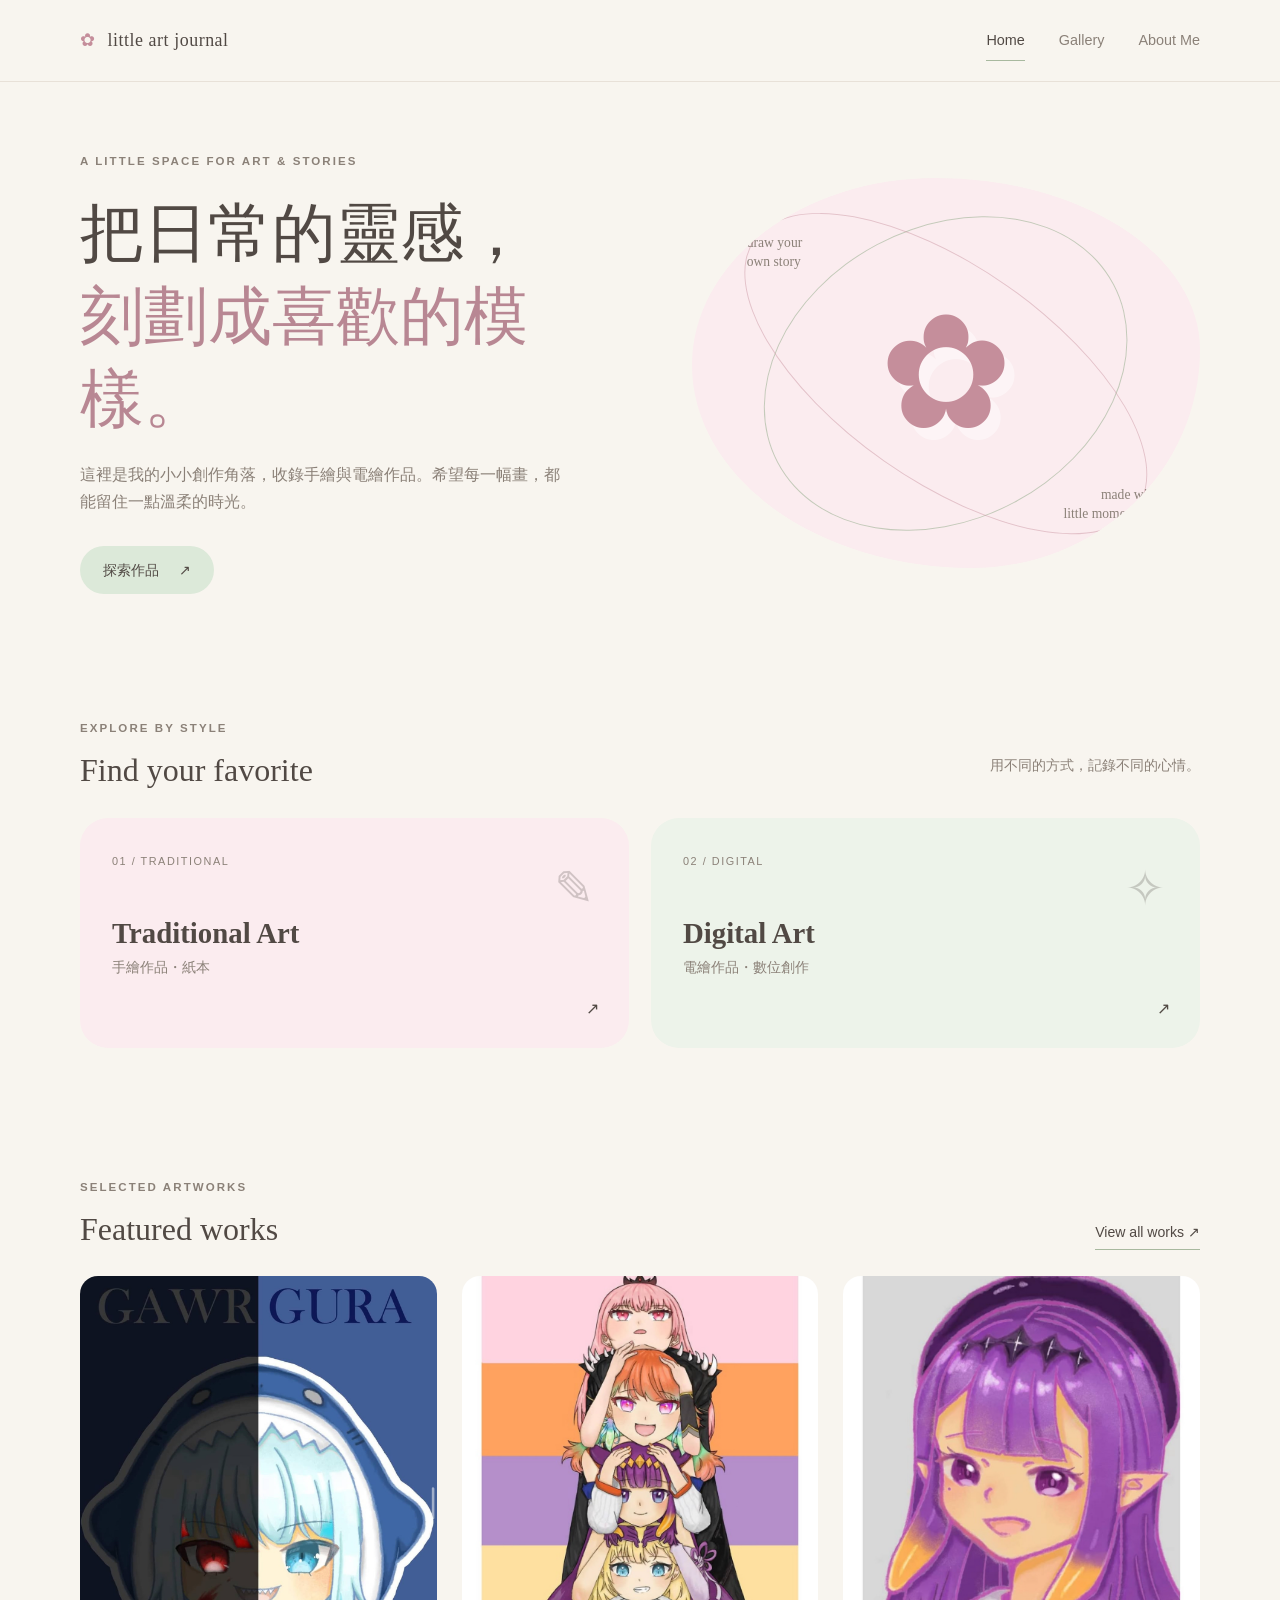
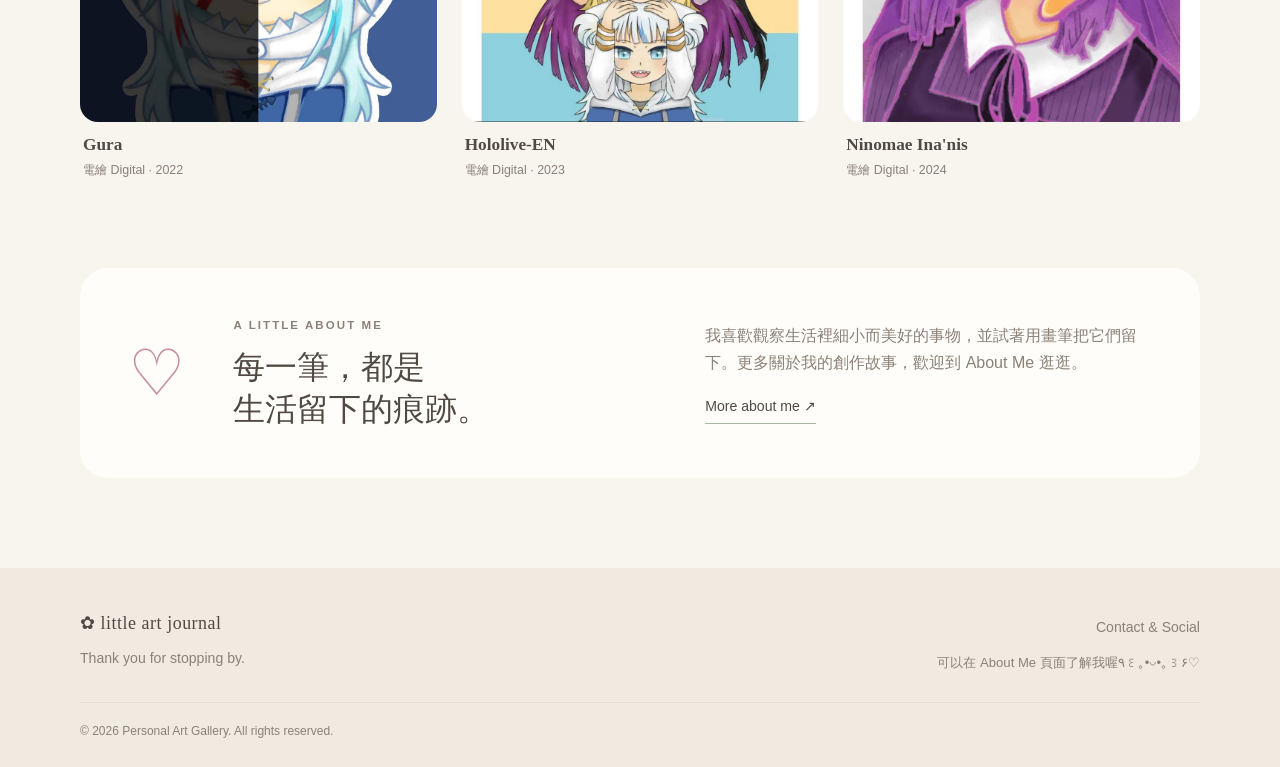
<file: index.html>
<!DOCTYPE html>
<html lang="zh-Hant">

<head>
  <meta charset="UTF-8">
  <meta name="viewport" content="width=device-width, initial-scale=1.0">
  <meta name="description" content="個人繪畫作品集，收藏手繪與電繪創作。">
  <title>Personal Art Gallery｜我的作品集</title>
  <link rel="stylesheet" href="css/variables.css">
  <link rel="stylesheet" href="css/base.css">
  <link rel="stylesheet" href="css/layout.css">
  <link rel="stylesheet" href="css/components.css">
  <link rel="stylesheet" href="css/responsive.css">
  <script src="js/main.js" defer></script>
</head>

<body>
  <header class="site-header">
    <a class="brand" href="index.html" aria-label="Personal Art Gallery 首頁"><span class="brand-mark">✿</span> little art
      journal</a>
    <button class="menu-toggle" aria-label="開啟導覽選單" aria-expanded="false">☰</button>
    <nav class="site-nav" aria-label="主要導覽">
      <a class="active" href="index.html">Home</a><a href="gallery.html">Gallery</a>
      <a href="about.html">About Me</a>
    </nav>
  </header>

  <main>
    <section class="hero section-wrap">
      <div class="hero-copy">
        <p class="eyebrow">A LITTLE SPACE FOR ART &amp; STORIES</p>
        <h1>把日常的靈感，<br><span>刻劃成喜歡的模樣。</span></h1>
        <p class="hero-description">這裡是我的小小創作角落，收錄手繪與電繪作品。希望每一幅畫，都能留住一點溫柔的時光。</p>
        <a class="button button-primary" href="gallery.html">探索作品 <span aria-hidden="true">↗</span></a>
      </div>
      <div class="hero-art" aria-label="藝術作品展示區">
        <div class="art-orbit orbit-one"></div>
        <div class="art-orbit orbit-two"></div>
        <div class="hero-note note-top">draw your<br>own story</div>
        <div class="hero-flower" aria-hidden="true">✿</div>
        <div class="hero-note note-bottom">made with<br>little moments ♡</div>
      </div>
    </section>

    <section class="section-wrap category-section">
      <div class="section-heading">
        <div>
          <p class="eyebrow">EXPLORE BY STYLE</p>
          <h2>Find your favorite</h2>
        </div>
        <p>用不同的方式，記錄不同的心情。</p>
      </div>
      <div class="category-grid">
        <a class="category-card traditional-card" href="gallery.html?type=traditional"><span class="category-number">01
            / TRADITIONAL</span><span class="category-icon">✎</span>
          <h3>Traditional Art</h3>
          <p>手繪作品・紙本</p><span class="category-arrow">↗</span>
        </a>
        <a class="category-card digital-card" href="gallery.html?type=digital"><span class="category-number">02 /
            DIGITAL</span><span class="category-icon">✧</span>
          <h3>Digital Art</h3>
          <p>電繪作品・數位創作</p><span class="category-arrow">↗</span>
        </a>
      </div>
    </section>

    <section class="section-wrap featured-section">
      <div class="section-heading">
        <div>
          <p class="eyebrow">SELECTED ARTWORKS</p>
          <h2>Featured works</h2>
        </div><a class="text-link" href="gallery.html">View all works ↗</a>
      </div>
      <div id="featured-grid" class="artwork-grid">
        <p class="loading-message">正在整理作品⋯</p>
      </div>
    </section>

    <section class="about-preview section-wrap">
      <div class="about-decoration" aria-hidden="true">♡</div>
      <div>
        <p class="eyebrow">A LITTLE ABOUT ME</p>
        <h2>每一筆，都是<br>生活留下的痕跡。</h2>
      </div>
      <div>
        <p>我喜歡觀察生活裡細小而美好的事物，並試著用畫筆把它們留下。更多關於我的創作故事，歡迎到 About Me 逛逛。</p><a class="text-link" href="about.html">More about
          me ↗</a>
      </div>
    </section>
  </main>

  <footer id="contact" class="site-footer">
    <div><a class="brand" href="index.html">✿ little art journal</a>
      <p>Thank you for stopping by.</p>
    </div>
    <div class="footer-right">
      <p>Contact &amp; Social</p><span>可以在 About Me 頁面了解我喔٩꒰｡•◡•｡꒱۶♡</span>
    </div><small>© <span data-current-year></span> Personal Art Gallery. All rights reserved.</small>
  </footer>
</body>

</html>
</file>
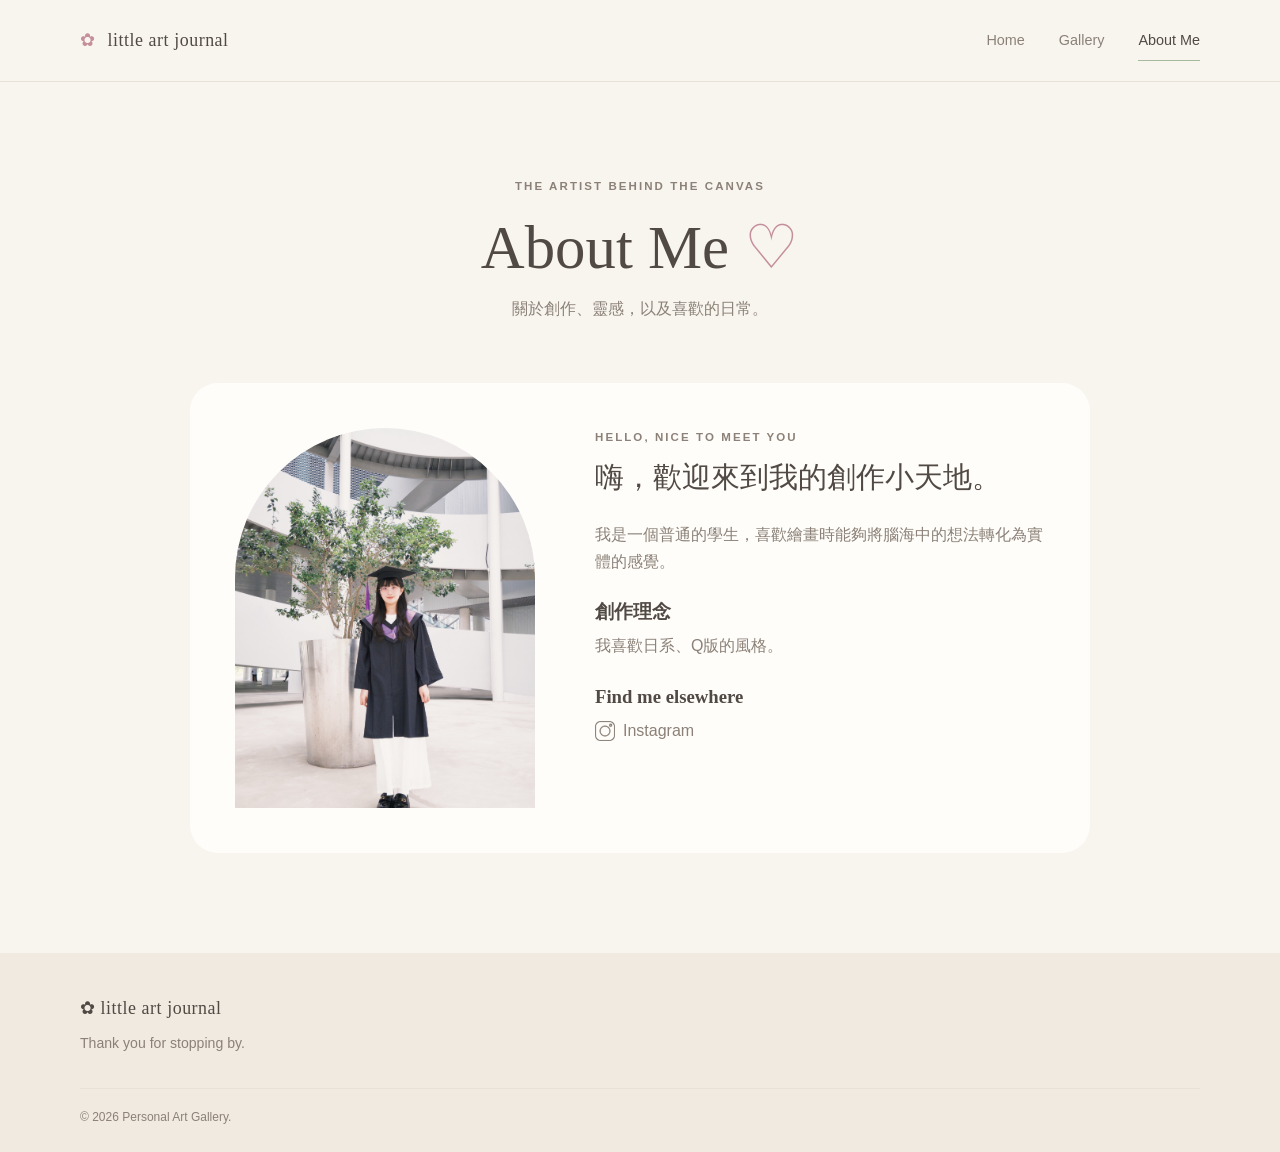
<file: about.html>
<!DOCTYPE html>
<html lang="zh-Hant">

<head>
    <meta charset="UTF-8">
    <meta name="viewport" content="width=device-width, initial-scale=1.0">
    <title>About Me｜Personal Art Gallery</title>
    <link rel="stylesheet" href="css/variables.css">
    <link rel="stylesheet" href="css/base.css">
    <link rel="stylesheet" href="css/layout.css">
    <link rel="stylesheet" href="css/components.css">
    <link rel="stylesheet" href="css/responsive.css">
    <link rel="stylesheet" href="css/about.css">
    <script src="js/main.js" defer></script>
</head>

<body>
    <header class="site-header"><a class="brand" href="index.html"><span class="brand-mark">✿</span> little art
            journal</a><button class="menu-toggle" aria-label="開啟導覽選單" aria-expanded="false">☰</button>
        <nav class="site-nav"><a href="index.html">Home</a><a href="gallery.html">Gallery</a><a class="active"
                href="about.html">About Me</a></nav>
    </header>
    <main class="section-wrap page-main">
        <div class="page-intro">
            <p class="eyebrow">THE ARTIST BEHIND THE CANVAS</p>
            <h1>About Me <span class="title-flower">♡</span></h1>
            <p>關於創作、靈感，以及喜歡的日常。</p>
        </div>
        <section class="about-page-card">
            <div class="profile-placeholder" aria-label="個人照片預留區">
                <img src="assets/images/profile/myphoto.JPG" alt="個人照片">
            </div>
            </div>
            <div>
                <p class="eyebrow">HELLO, NICE TO MEET YOU</p>
                <h2>嗨，歡迎來到我的創作小天地。</h2>
                <p>我是一個普通的學生，喜歡繪畫時能夠將腦海中的想法轉化為實體的感覺。</p>
                <h3>創作理念</h3>
                <p>我喜歡日系、Q版的風格。</p>
                <h3>Find me elsewhere</h3>
                <p class="social-link">
                    <img src="assets/images/profile/instagram.png" alt="Instagram" width="20" height="20">

                    <a href="https://www.instagram.com/ninomae.inanis/" target="_blank" rel="noopener noreferrer">
                        Instagram
                    </a>
                </p>
            </div>
        </section>
    </main>
    <footer class="site-footer">
        <div>
            <a class="brand" href="index.html">✿ little art journal</a>
            <p>Thank you for stopping by.</p>
        </div>
        <small>© <span data-current-year></span> Personal Art Gallery.</small>
    </footer>
</body>

</html>
</file>
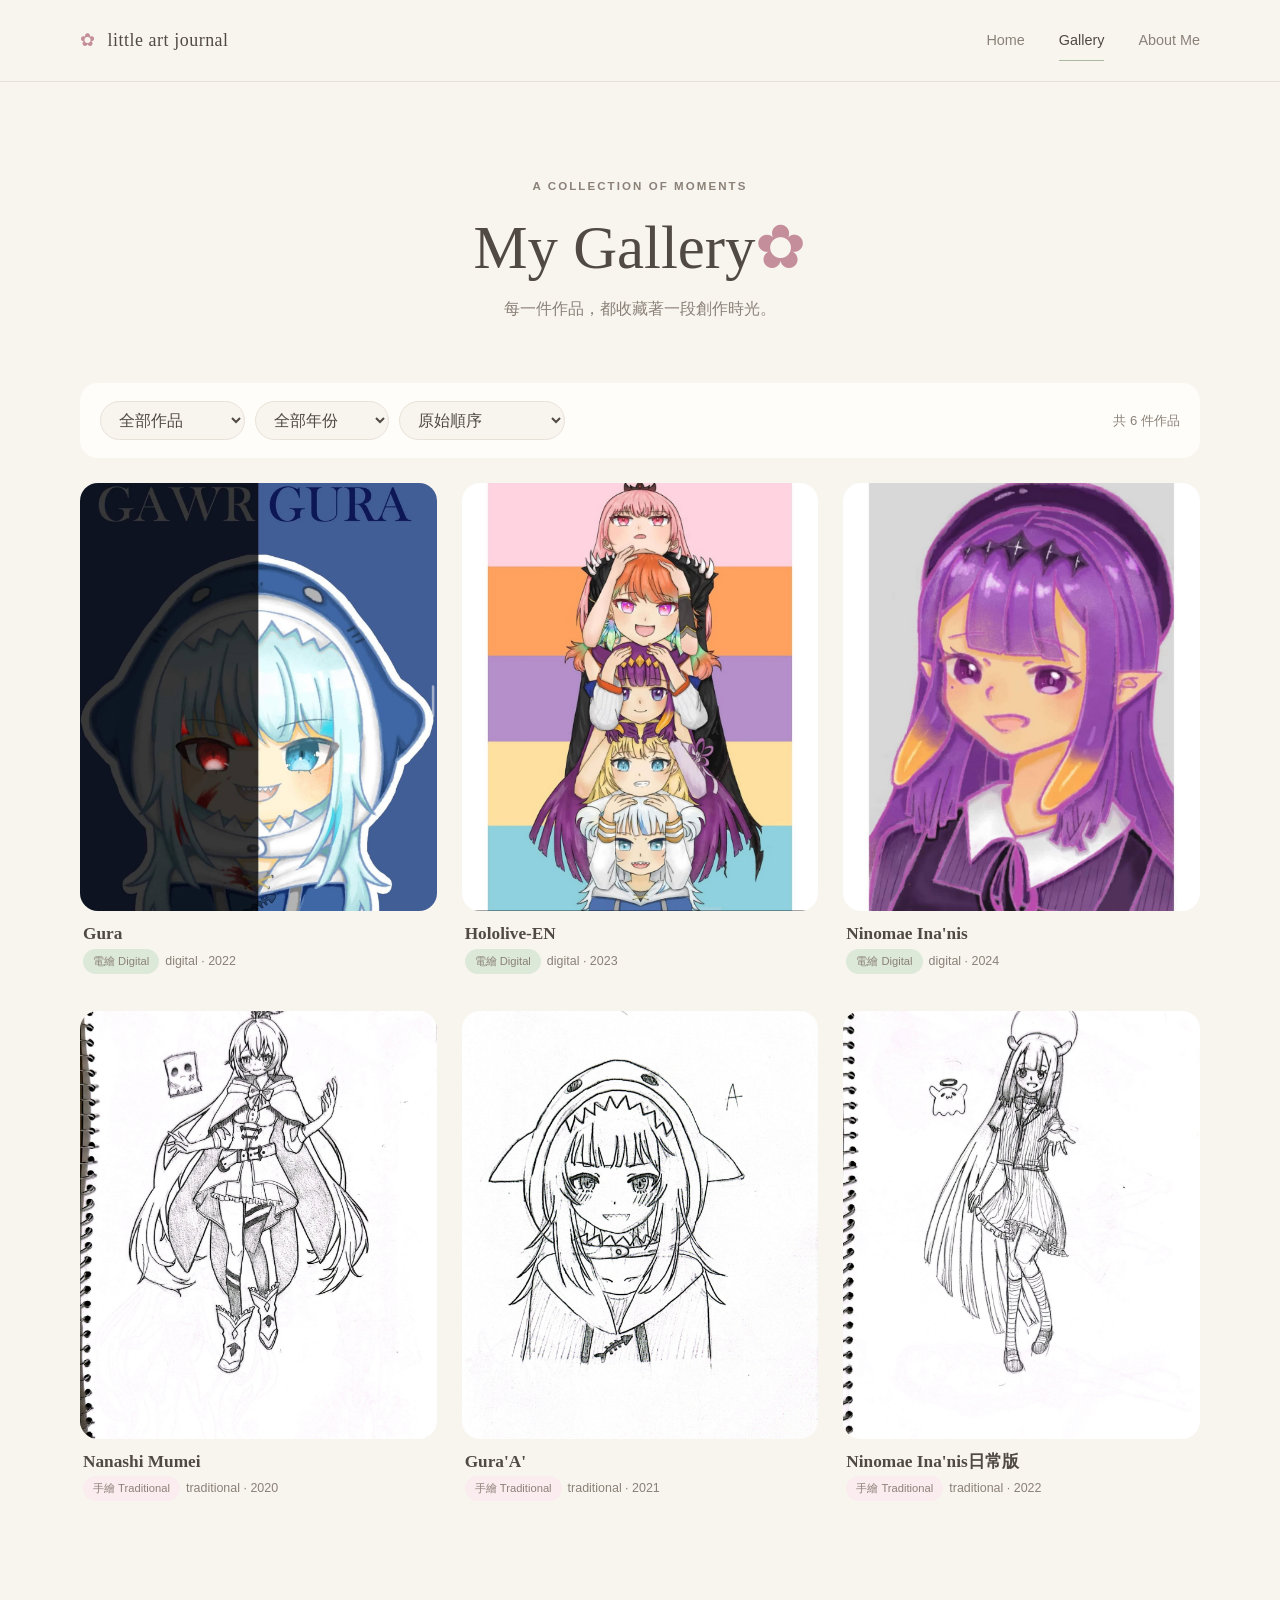
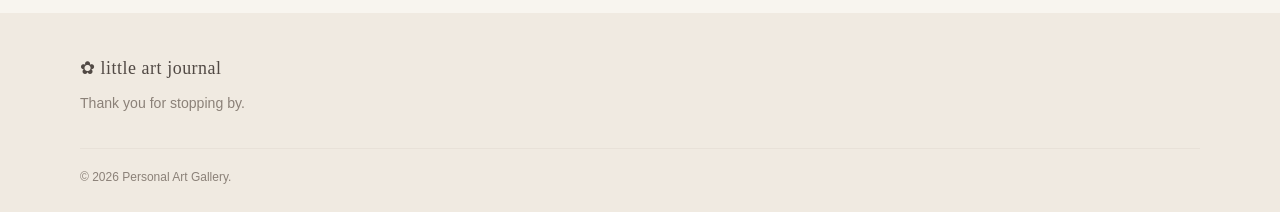
<file: gallery.html>
<!DOCTYPE html>
<html lang="zh-Hant">

<head>
  <meta charset="UTF-8">
  <meta name="viewport" content="width=device-width, initial-scale=1.0">
  <title>Gallery｜Personal Art Gallery</title>
  <link rel="stylesheet" href="css/variables.css">
  <link rel="stylesheet" href="css/base.css">
  <link rel="stylesheet" href="css/layout.css">
  <link rel="stylesheet" href="css/components.css">
  <link rel="stylesheet" href="css/gallery.css">
  <link rel="stylesheet" href="css/responsive.css">
  <script src="js/main.js" defer></script>
  <script src="js/data.js" defer></script>
  <script src="js/utils.js" defer></script>
  <script src="js/lightbox.js" defer></script>
  <script src="js/filter.js" defer></script>
  <script src="js/gallery.js" defer></script>
</head>

<body>
  <header class="site-header"><a class="brand" href="index.html"><span class="brand-mark">✿</span> little art
      journal</a><button class="menu-toggle" aria-label="開啟導覽選單" aria-expanded="false">☰</button>
    <nav class="site-nav" aria-label="主要導覽"><a href="index.html">Home</a><a class="active"
        href="gallery.html">Gallery</a><a href="about.html">About Me</a></nav>
  </header>
  <main class="section-wrap page-main">
    <div class="page-intro">
      <p class="eyebrow">A COLLECTION OF MOMENTS</p>
      <h1>My Gallery<span class="title-flower">✿</span></h1>
      <p>每一件作品，都收藏著一段創作時光。</p>
    </div>
    <section class="gallery-toolbar" aria-label="作品篩選">
      <div class="filter-row"><label class="sr-only" for="type-filter">作品類型</label><select id="type-filter">
          <option value="all">全部作品</option>
          <option value="traditional">Traditional</option>
          <option value="digital">Digital</option>
        </select>
        <label class="sr-only" for="year-filter">創作年份</label><select id="year-filter">
          <option value="all">全部年份</option>
        </select>
        <label class="sr-only" for="sort-filter">排序方式</label><select id="sort-filter">
          <option value="original">原始順序</option>
          <option value="newest">年份：新到舊</option>
          <option value="oldest">年份：舊到新</option>
        </select>
      </div>
      <p id="artwork-count" class="artwork-count" aria-live="polite">載入中⋯</p>
    </section>
    <section id="gallery-grid" class="artwork-grid gallery-grid" aria-live="polite">
      <p class="loading-message">正在載入作品⋯</p>
    </section>
  </main>
  <footer class="site-footer">
    <div><a class="brand" href="index.html">✿ little art journal</a>
      <p>Thank you for stopping by.</p>
    </div><small>© <span data-current-year></span> Personal Art Gallery.</small>
  </footer>
  <div id="lightbox" class="lightbox" role="dialog" aria-modal="true" aria-label="作品圖片檢視器" hidden>
    <button class="lightbox-close" data-lightbox-close aria-label="關閉">×</button><button class="lightbox-nav prev"
      data-lightbox-prev aria-label="上一張">‹</button>
    <div class="lightbox-content"><img id="lightbox-image" alt="">
      <p id="lightbox-caption"></p>
      <div class="lightbox-controls"><button data-zoom-out aria-label="縮小">－</button><button data-zoom-in
          aria-label="放大">＋</button><button data-fullscreen>全螢幕</button></div>
    </div>
    <button class="lightbox-nav next" data-lightbox-next aria-label="下一張">›</button>
  </div>
</body>

</html>
</file>
<file: css/variables.css>
:root {
  --color-background: #F8F5EF;
  --color-surface: #FFFDF9;
  --color-pink: #F6DDE3;
  --color-pink-light: #FBECEF;
  --color-green: #DCE9D9;
  --color-green-dark: #A8B99F;
  --color-beige: #EBDCCB;
  --color-text: #514944;
  --color-text-muted: #8B8178;
  --color-border: #E8E1D8;
  --color-white: #FFFFFF;
  --color-shadow: rgba(81, 73, 68, .08);
  --font-sans: "Noto Sans TC", "PingFang TC", "Microsoft JhengHei", sans-serif;
  --font-serif: "Noto Serif TC", "Songti TC", serif;
  --radius-sm: 10px;
  --radius-md: 18px;
  --radius-lg: 28px;
  --shadow-soft: 0 12px 35px var(--color-shadow);
  --content-width: 1120px;
}
</file>
<file: css/base.css>
* {
    box-sizing: border-box
}

html {
    scroll-behavior: smooth
}

body {
    margin: 0;
    background: var(--color-background);
    color: var(--color-text);
    font-family: var(--font-sans);
    line-height: 1.7
}

a {
    color: inherit;
    text-decoration: none
}

button,
select {
    font: inherit
}

button {
    cursor: pointer
}

img {
    display: block;
    max-width: 100%
}

h1,
h2,
h3,
p {
    margin-top: 0
}

h1,
h2,
h3 {
    line-height: 1.3
}

h1,
h2 {
    font-family: var(--font-serif);
    font-weight: 500
}

::selection {
    background: var(--color-pink)
}

.sr-only {
    position: absolute;
    width: 1px;
    height: 1px;
    padding: 0;
    margin: -1px;
    overflow: hidden;
    clip: rect(0, 0, 0, 0);
    white-space: nowrap;
    border: 0
}

.eyebrow {
    font-size: .72rem;
    letter-spacing: .18em;
    color: var(--color-text-muted);
    font-weight: 600
}

.loading-message,
.empty-state {
    grid-column: 1/-1;
    text-align: center;
    padding: 4rem 1rem;
    color: var(--color-text-muted)
}

:focus-visible {
    outline: 3px solid var(--color-green-dark);
    outline-offset: 3px
}
</file>
<file: css/layout.css>
.section-wrap {
    width: min(var(--content-width), calc(100% - 48px));
    margin-inline: auto
}

.site-header {
    height: 82px;
    padding: 0 max(24px, calc((100% - var(--content-width))/2));
    display: flex;
    align-items: center;
    justify-content: space-between;
    border-bottom: 1px solid var(--color-border);
    background: rgba(248, 245, 239, .92);
    position: sticky;
    top: 0;
    z-index: 20;
    backdrop-filter: blur(12px)
}

.brand {
    font-family: var(--font-serif);
    font-size: 1.12rem;
    letter-spacing: .03em
}

.brand-mark {
    color: #C58E9B;
    margin-right: 7px
}

.site-nav {
    display: flex;
    gap: 34px;
    font-size: .9rem;
    color: var(--color-text-muted)
}

.site-nav a {
    padding: 8px 0;
    transition: color .2s
}

.site-nav a:hover,
.site-nav a.active {
    color: var(--color-text)
}

.site-nav a.active {
    border-bottom: 1px solid var(--color-green-dark)
}

.menu-toggle {
    display: none;
    border: 0;
    background: none;
    color: var(--color-text);
    font-size: 1.4rem
}

.hero {
    min-height: 570px;
    display: grid;
    grid-template-columns: 1.05fr .95fr;
    align-items: center;
    gap: 50px;
    padding-block: 70px
}

.hero h1 {
    font-size: clamp(2.4rem, 5vw, 4.3rem);
    margin: 20px 0
}

.hero h1 span {
    color: #B88793
}

.hero-description {
    max-width: 480px;
    color: var(--color-text-muted);
    margin-bottom: 30px
}

.hero-art {
    height: 390px;
    border-radius: 48% 52% 45% 55%/48% 44% 56% 52%;
    background: var(--color-pink-light);
    position: relative;
    display: grid;
    place-items: center;
    overflow: hidden
}

.hero-flower {
    font-size: 10rem;
    color: #C58E9B;
    z-index: 1;
    text-shadow: 10px 12px 0 rgba(255, 255, 255, .45)
}

.art-orbit {
    position: absolute;
    border: 1px solid rgba(168, 185, 159, .65);
    border-radius: 50%;
    width: 75%;
    height: 75%;
    transform: rotate(-28deg)
}

.orbit-two {
    width: 92%;
    height: 55%;
    transform: rotate(35deg);
    border-color: rgba(197, 142, 155, .45)
}

.hero-note {
    position: absolute;
    font-family: var(--font-serif);
    font-size: .85rem;
    line-height: 1.4;
    color: var(--color-text-muted);
    z-index: 2
}

.note-top {
    top: 55px;
    left: 55px
}

.note-bottom {
    right: 42px;
    bottom: 45px;
    text-align: right
}

.category-section,
.featured-section {
    padding-block: 55px 75px
}

.section-heading {
    display: flex;
    align-items: end;
    justify-content: space-between;
    margin-bottom: 26px
}

.section-heading h2 {
    font-size: 2rem;
    margin: 5px 0 0
}

.section-heading>p {
    color: var(--color-text-muted);
    font-size: .9rem
}

.category-grid {
    display: grid;
    grid-template-columns: 1fr 1fr;
    gap: 22px
}

.category-card {
    min-height: 230px;
    border-radius: var(--radius-lg);
    padding: 28px 32px;
    position: relative;
    overflow: hidden;
    transition: transform .25s
}

.category-card:hover {
    transform: translateY(-4px)
}

.traditional-card {
    background: var(--color-pink-light)
}

.digital-card {
    background: #EDF3EA
}

.category-number {
    font-size: .68rem;
    letter-spacing: .14em;
    color: var(--color-text-muted)
}

.category-icon {
    position: absolute;
    right: 35px;
    top: 30px;
    font-size: 3rem;
    color: rgba(81, 73, 68, .25)
}

.category-card h3 {
    font-family: var(--font-serif);
    font-size: 1.8rem;
    margin: 42px 0 4px
}

.category-card p {
    color: var(--color-text-muted);
    font-size: .88rem
}

.category-arrow {
    position: absolute;
    right: 30px;
    bottom: 25px
}

.about-preview {
    background: var(--color-surface);
    border-radius: var(--radius-lg);
    padding: 48px;
    display: grid;
    grid-template-columns: .18fr 1fr 1fr;
    gap: 25px;
    align-items: center;
    margin-bottom: 90px
}

.about-preview h2 {
    font-size: 2rem;
    margin: 0
}

.about-preview p {
    color: var(--color-text-muted)
}

.about-decoration {
    font-size: 4rem;
    color: #C58E9B
}

.page-main {
    padding-block: 65px 100px;
    min-height: 65vh
}

.page-intro {
    text-align: center;
    padding: 30px 0 45px
}

.page-intro h1 {
    font-size: clamp(2.5rem, 5vw, 3.8rem);
    margin: 8px
}

.page-intro>p:last-child {
    color: var(--color-text-muted)
}

.title-flower {
    color: #C58E9B;
    font-family: var(--font-sans)
}

.site-footer {
    background: #F0EAE1;
    padding: 40px max(24px, calc((100% - var(--content-width))/2)) 25px;
    display: grid;
    grid-template-columns: 1fr 1fr;
    gap: 24px
}

.site-footer p {
    margin: 8px 0;
    color: var(--color-text-muted);
    font-size: .88rem
}

.footer-right {
    text-align: right
}

.footer-right span {
    font-size: .82rem;
    color: var(--color-text-muted)
}

.site-footer small {
    grid-column: 1/-1;
    border-top: 1px solid var(--color-border);
    padding-top: 18px;
    color: var(--color-text-muted);
    font-size: .75rem
}
</file>
<file: css/components.css>
.button {
    display: inline-flex;
    align-items: center;
    gap: 20px;
    padding: 12px 23px;
    border-radius: 999px;
    font-size: .9rem;
    transition: transform .2s, box-shadow .2s
}

.button:hover {
    transform: translateY(-2px);
    box-shadow: var(--shadow-soft)
}

.button-primary {
    background: var(--color-green);
    color: var(--color-text)
}

.text-link {
    display: inline-block;
    border-bottom: 1px solid var(--color-green-dark);
    padding-bottom: 4px;
    font-size: .88rem
}

.artwork-grid {
    display: grid;
    grid-template-columns: repeat(3, minmax(0, 1fr));
    gap: 25px
}

.artwork-card {
    min-width: 0
}

.artwork-card button {
    display: block;
    width: 100%;
    padding: 0;
    border: 0;
    background: transparent;
    text-align: left;
    color: inherit
}

.artwork-image-wrap {
    aspect-ratio: 4/5;
    background: var(--color-beige);
    border-radius: var(--radius-md);
    overflow: hidden
}

.artwork-image-wrap img {
    width: 100%;
    height: 100%;
    object-fit: cover;
    transition: transform .4s
}

.artwork-card button:hover img {
    transform: scale(1.035)
}

.artwork-placeholder {
    height: 100%;
    display: grid;
    place-items: center;
    color: var(--color-text-muted);
    font-family: var(--font-serif);
    background: linear-gradient(145deg, var(--color-pink-light), var(--color-green))
}

.artwork-meta {
    padding: 12px 3px
}

.artwork-meta h3 {
    font-family: var(--font-serif);
    font-size: 1.08rem;
    margin: 0 0 3px
}

.artwork-meta p {
    font-size: .78rem;
    color: var(--color-text-muted);
    margin: 0
}

.artwork-tag {
    display: inline-block;
    background: var(--color-pink-light);
    border-radius: 30px;
    padding: 3px 10px;
    font-size: .7rem;
    margin-right: 6px
}

.digital-tag {
    background: var(--color-green)
}

.about-page-card {
    display: grid;
    grid-template-columns: .75fr 1.25fr;
    gap: 60px;
    align-items: start;
    max-width: 900px;
    margin: 0 auto;
    background: var(--color-surface);
    padding: 45px;
    border-radius: var(--radius-lg)
}

.profile-placeholder {
    min-height: 330px;
    background: var(--color-green);
    border-radius: 48% 48% 18px 18px;
    display: grid;
    place-items: center;
    text-align: center;
    color: var(--color-text-muted);
    font-family: var(--font-serif)
}

.about-page-card h2 {
    font-size: 1.8rem
}

.about-page-card h3 {
    font-family: var(--font-serif);
    margin: 25px 0 8px
}

.about-page-card p {
    color: var(--color-text-muted)
}

.social-link {
    display: flex;
    align-items: center;
    gap: 8px;
}

.social-link img {
    width: 20px;
    height: 20px;
    object-fit: contain;
}

.lightbox {
    position: fixed;
    inset: 0;
    background: rgba(35, 31, 29, .94);
    z-index: 50;
    display: flex;
    align-items: center;
    justify-content: center;
    padding: 50px 75px;
    color: white
}

.lightbox[hidden] {
    display: none
}

.lightbox-content {
    max-width: min(850px, 90vw);
    max-height: 90vh;
    text-align: center
}

.lightbox-content img {
    max-height: 75vh;
    max-width: 100%;
    object-fit: contain;
    transform-origin: center;
    transition: transform .15s
}

.lightbox-content p {
    margin: 12px
}

.lightbox-controls {
    display: flex;
    justify-content: center;
    gap: 10px
}

.lightbox-controls button,
.lightbox-close,
.lightbox-nav {
    border: 1px solid rgba(255, 255, 255, .4);
    background: rgba(255, 255, 255, .12);
    color: white;
    border-radius: 30px;
    padding: 8px 15px
}

.lightbox-close {
    position: absolute;
    right: 25px;
    top: 20px;
    font-size: 1.8rem
}

.lightbox-nav {
    font-size: 2rem;
    padding: 4px 16px;
    position: absolute;
    top: 50%;
    transform: translateY(-50%)
}

.lightbox-nav.prev {
    left: 20px
}

.lightbox-nav.next {
    right: 20px
}
</file>
<file: css/responsive.css>
@media(max-width:992px) {
    .hero {
        gap: 25px;
        min-height: 500px
    }

    .hero-art {
        height: 330px
    }

    .artwork-grid,
    .gallery-grid {
        grid-template-columns: repeat(2, minmax(0, 1fr))
    }

    .about-preview {
        grid-template-columns: auto 1fr;
    }

    .about-preview>div:last-child {
        grid-column: 2
    }

    .detail-layout {
        gap: 30px
    }

    .about-page-card {
        gap: 35px
    }
}

@media(max-width:576px) {
    .section-wrap {
        width: calc(100% - 34px)
    }

    .site-header {
        height: 68px;
        padding-inline: 17px
    }

    .menu-toggle {
        display: block
    }

    .site-nav {
        display: none;
        position: absolute;
        top: 68px;
        left: 0;
        right: 0;
        padding: 18px 22px;
        background: var(--color-surface);
        box-shadow: var(--shadow-soft);
        flex-direction: column;
        gap: 10px
    }

    .site-nav.is-open {
        display: flex
    }

    .site-nav a {
        padding: 7px
    }

    .hero {
        grid-template-columns: 1fr;
        padding-block: 55px 35px;
        gap: 30px
    }

    .hero h1 {
        font-size: 2.6rem
    }

    .hero-art {
        height: 270px
    }

    .hero-flower {
        font-size: 7rem
    }

    .category-section,
    .featured-section {
        padding-block: 38px 48px
    }

    .section-heading {
        align-items: start;
        gap: 15px;
        flex-direction: column
    }

    .section-heading h2 {
        font-size: 1.7rem
    }

    .category-grid {
        grid-template-columns: 1fr;
        gap: 14px
    }

    .category-card {
        min-height: 200px;
        padding: 23px
    }

    .category-card h3 {
        margin-top: 34px
    }

    .artwork-grid,
    .gallery-grid {
        grid-template-columns: repeat(2, minmax(0, 1fr));
        gap: 14px
    }

    .artwork-meta h3 {
        font-size: .95rem
    }

    .artwork-image-wrap {
        border-radius: 12px
    }

    .about-preview {
        padding: 28px 23px;
        grid-template-columns: 1fr;
        gap: 12px;
        margin-bottom: 55px
    }

    .about-preview>div:last-child {
        grid-column: auto
    }

    .about-preview h2 {
        font-size: 1.7rem
    }

    .about-decoration {
        font-size: 2.5rem
    }

    .site-footer {
        grid-template-columns: 1fr;
        padding: 32px 20px 20px
    }

    .footer-right {
        text-align: left
    }

    .site-footer small {
        grid-column: auto
    }

    .page-main {
        padding-block: 40px 65px
    }

    .page-intro {
        padding: 15px 0 30px
    }

    .gallery-toolbar {
        align-items: flex-start;
        flex-direction: column;
        padding: 14px
    }

    .filter-row {
        width: 100%
    }

    .filter-row select {
        flex: 1;
        min-width: calc(50% - 8px);
        font-size: .8rem
    }

    .artwork-count {
        white-space: normal
    }

    .about-page-card {
        grid-template-columns: 1fr;
        padding: 25px;
        gap: 28px
    }

    .profile-placeholder {
        min-height: 230px
    }

    .detail-layout {
        grid-template-columns: 1fr;
        gap: 25px
    }

    .detail-copy h1 {
        font-size: 2rem
    }

    .lightbox {
        padding: 55px 12px
    }

    .lightbox-nav {
        font-size: 1.5rem;
        padding: 3px 10px
    }

    .lightbox-nav.prev {
        left: 5px
    }

    .lightbox-nav.next {
        right: 5px
    }

    .lightbox-content {
        max-width: 100%
    }

    .lightbox-content img {
        max-height: 68vh
    }
}
</file>
<file: css/about.css>
.profile-placeholder {
    width: 300px;
    height: 380px;
    overflow: hidden;
    border-radius: 150px 150px 0 0;
}

.profile-placeholder img {
    width: 100%;
    height: 100%;
    object-fit: cover;
    display: block;
}
</file>
<file: css/gallery.css>
.gallery-toolbar {
    display: flex;
    align-items: center;
    justify-content: space-between;
    gap: 20px;
    margin-bottom: 25px;
    padding: 18px 20px;
    background: var(--color-surface);
    border-radius: var(--radius-md)
}

.filter-row {
    display: flex;
    gap: 10px;
    flex-wrap: wrap
}

.filter-row select {
    border: 1px solid var(--color-border);
    background: var(--color-background);
    color: var(--color-text);
    border-radius: 30px;
    padding: 9px 34px 9px 14px;
    max-width: 100%
}

.artwork-count {
    font-size: .82rem;
    color: var(--color-text-muted);
    white-space: nowrap;
    margin: 0
}

.gallery-grid {
    grid-template-columns: repeat(3, minmax(0, 1fr))
}

.gallery-grid .artwork-image-wrap {
    aspect-ratio: 4/4.8
}
</file>
